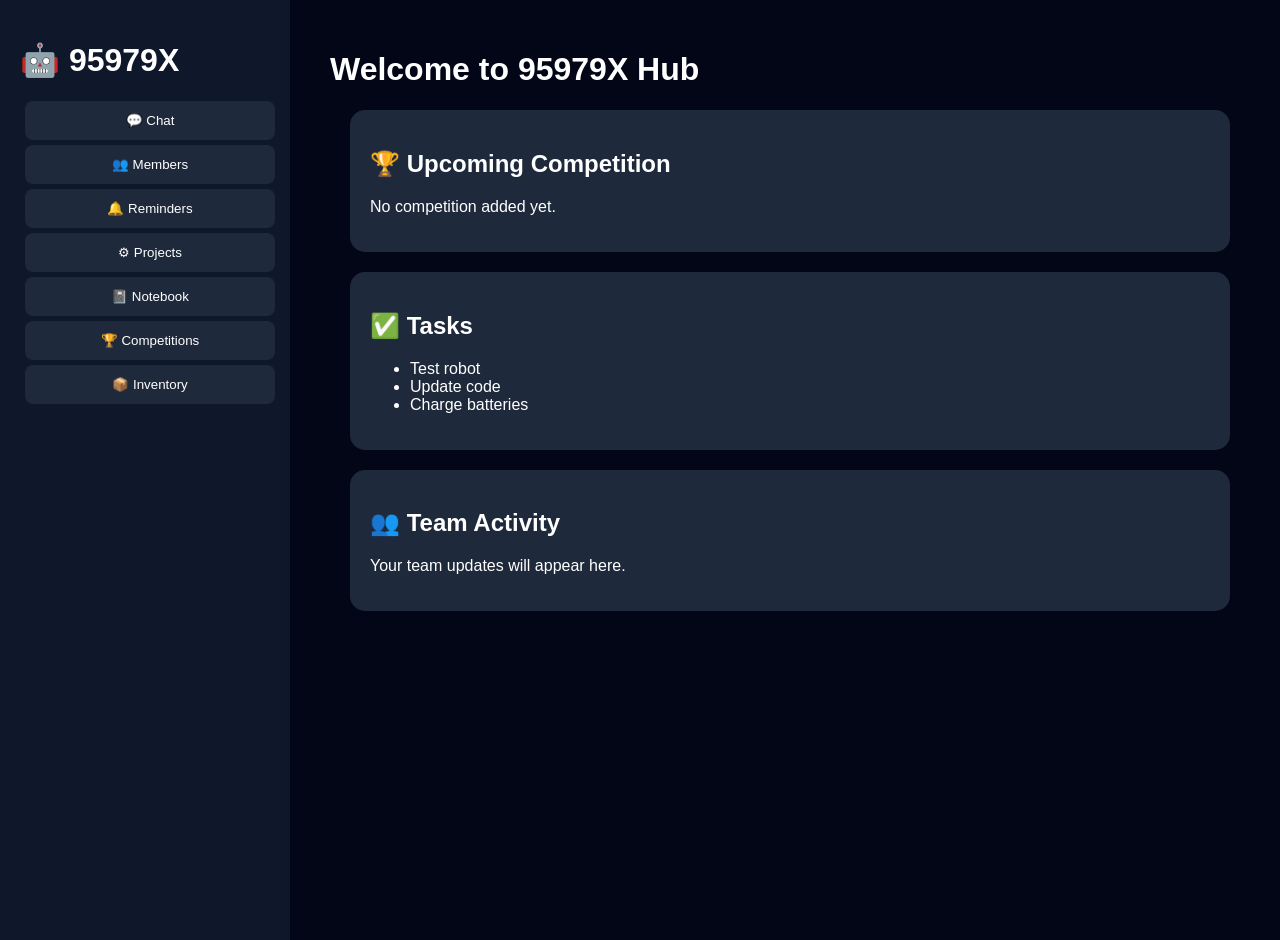
<file: dashboard.html>
<!DOCTYPE html>

<html>

<head>

<title>95979X Dashboard</title>

<link rel="stylesheet" href="style.css">

</head>


<body>


<div class="sidebar">

<h1>🤖 95979X</h1>


<button>💬 Chat</button>

<button>👥 Members</button>

<button>🔔 Reminders</button>

<button>⚙ Projects</button>

<button>📓 Notebook</button>

<button>🏆 Competitions</button>

<button>📦 Inventory</button>


</div>



<div class="main">


<h1>
Welcome to 95979X Hub
</h1>


<div class="card">

<h2>🏆 Upcoming Competition</h2>

<p>
No competition added yet.
</p>

</div>



<div class="card">

<h2>
✅ Tasks
</h2>


<ul>

<li>
Test robot
</li>

<li>
Update code
</li>

<li>
Charge batteries
</li>


</ul>


</div>




<div class="card">

<h2>
👥 Team Activity
</h2>


<p>
Your team updates will appear here.
</p>


</div>



</div>


</body>

</html>
</file>
<file: style.css>
body {

margin:0;

font-family:Arial;

background:#020617;

color:white;

}



.login-box {

width:350px;

margin:100px auto;

background:#1e293b;

padding:30px;

border-radius:15px;

text-align:center;

}



input {

width:90%;

padding:12px;

margin:10px;

border-radius:8px;

border:none;

}



button {

padding:12px;

margin:5px;

border:none;

border-radius:8px;

background:#38bdf8;

cursor:pointer;

}



.sidebar {

width:250px;

height:100vh;

background:#0f172a;

padding:20px;

float:left;

}



.sidebar button {

display:block;

width:100%;

background:#1e293b;

color:white;

}



.main {

margin-left:300px;

padding:30px;

}



.card {

background:#1e293b;

padding:20px;

margin:20px;

border-radius:15px;

}
</file>
